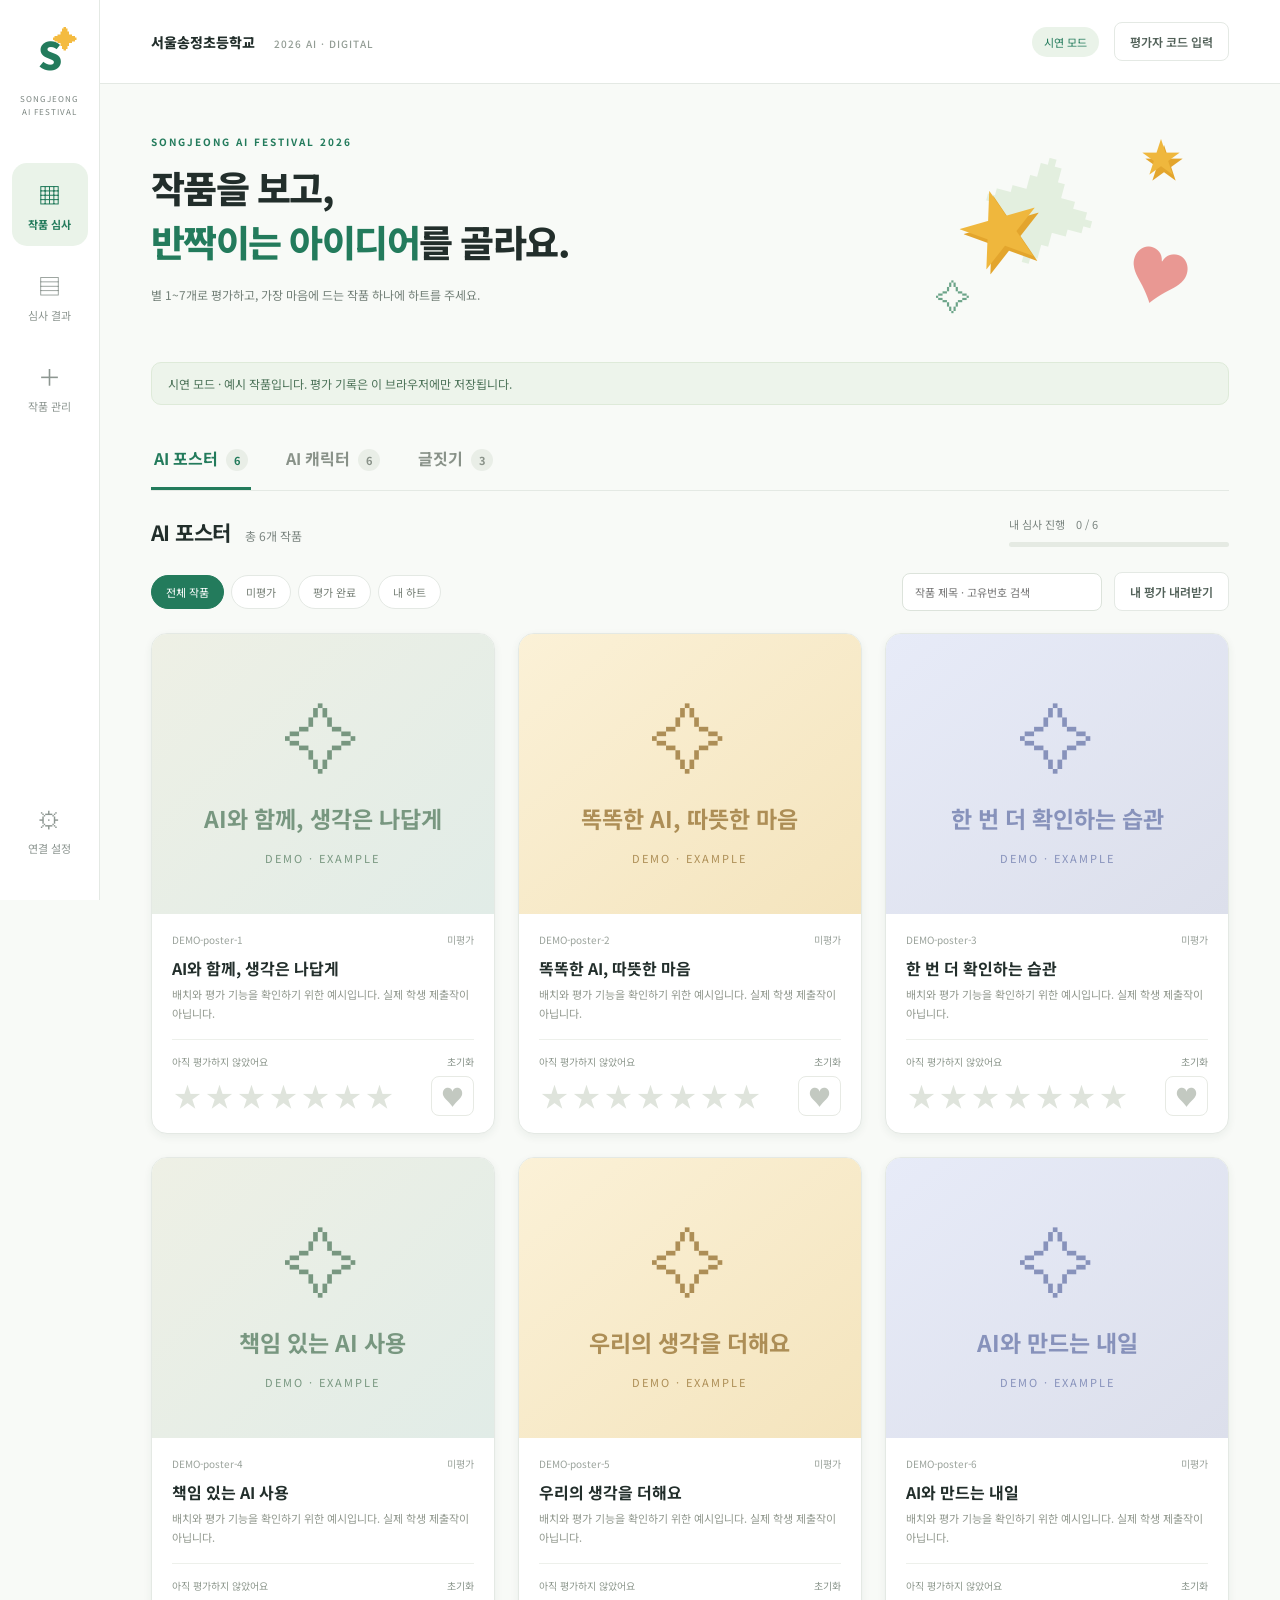
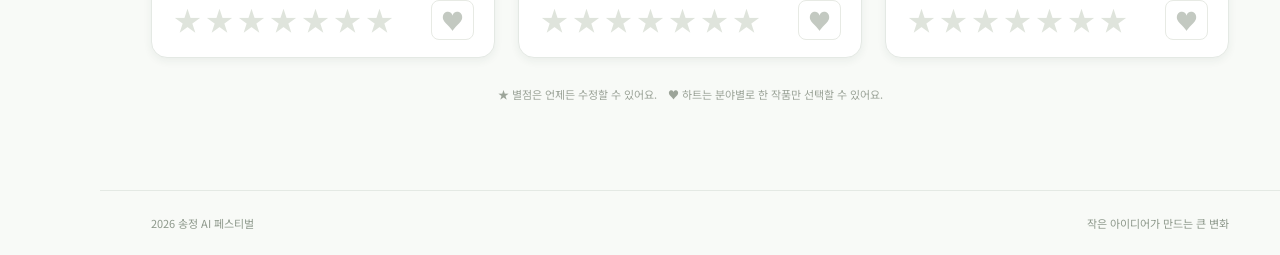
<file: index.html>
<!doctype html><html lang="ko"><head><meta charset="UTF-8"><meta name="viewport" content="width=device-width,initial-scale=1"><meta name="referrer" content="no-referrer"><title>송정 AI 페스티벌 | 작품 심사</title><style>@import url('https://fonts.googleapis.com/css2?family=Noto+Sans+KR:wght@400;500;600;700;800;900&display=swap');
:root{--ink:#222e2b;--muted:#7b8580;--green:#237b5c;--line:#e4e9e4;--bg:#f8faf7;--yellow:#f4bb40}*{box-sizing:border-box}body{margin:0;background:var(--bg);color:var(--ink);font-family:'Noto Sans KR',sans-serif;font-size:14px}button,input,textarea,select{font:inherit}button{cursor:pointer}button:disabled{opacity:.45;cursor:not-allowed}button:focus-visible,input:focus-visible,textarea:focus-visible,a:focus-visible{outline:3px solid #23895c;outline-offset:3px}.rail{position:fixed;inset:0 auto 0 0;width:100px;background:#fff;border-right:1px solid var(--line);display:flex;align-items:center;flex-direction:column;padding:26px 8px;z-index:3}.brand{font-size:38px;font-weight:900;position:relative;color:var(--green)}.brand span{color:var(--yellow);font-size:24px;position:absolute;right:-15px;top:-5px}.rail-label{font-size:8px;letter-spacing:1px;text-align:center;line-height:1.6;margin:12px 0 40px;color:var(--muted)}.nav{border:0;background:none;width:76px;padding:14px 0;border-radius:15px;margin:4px 0;font-size:23px;color:#8d9691}.nav small{display:block;font-size:11px;margin-top:5px}.nav.active{color:var(--green);background:#eaf3e9;font-weight:700}.bottom{margin-top:auto}.shell{margin-left:100px}header{height:84px;border-bottom:1px solid var(--line);display:flex;align-items:center;justify-content:space-between;padding:0 4.3%;background:#fff}.school{font-weight:800}.school span{font-weight:500;color:#929c94;font-size:10px;letter-spacing:1px;margin-left:15px}.account{display:flex;align-items:center;gap:15px}.pill{background:#eaf3e9;color:var(--green);font-size:11px;border-radius:20px;padding:7px 12px}main{max-width:1500px;margin:auto;padding:0 4.3% 60px}.hero{min-height:278px;display:flex;align-items:center;justify-content:space-between;padding:30px 28px 24px 0}.eyebrow{font-size:10px;letter-spacing:2px;color:var(--green);font-weight:700;margin-bottom:12px}h1{font-size:37px;line-height:1.45;letter-spacing:-1.5px;margin:0 0 16px;font-weight:800}h1 em{font-style:normal;color:var(--green)}p{line-height:1.8;color:#738078}.hero p{font-size:12px}.hero-art{width:270px;height:200px;position:relative;flex-shrink:0}.orb{position:absolute;font-size:115px;color:#e3efdf;left:55px;top:0;transform:rotate(15deg)}.star{position:absolute;color:#efb73d;text-shadow:3px 6px 0 #e3a52d}.s1{font-size:84px;left:25px;top:36px;transform:rotate(-16deg)}.s2{font-size:40px;right:20px;top:0}.heart{position:absolute;font-size:65px;color:#e99893;right:10px;bottom:5px;transform:rotate(17deg)}.tiny{position:absolute;bottom:5px;left:5px;color:#6ca489;font-size:35px}.notice{padding:12px 16px;background:#edf4eb;border:1px solid #deead9;border-radius:10px;font-size:12px;color:#4d7359;margin-bottom:24px}.tabs{display:flex;gap:32px;border-bottom:1px solid var(--line);margin-bottom:25px}.tab{border:0;border-bottom:3px solid transparent;background:none;padding:17px 3px;color:#899289;font-weight:700;font-size:16px}.tab.active{border-bottom-color:var(--green);color:var(--green)}.tab span{font-size:11px;background:#e9eee7;border-radius:20px;padding:3px 8px;margin-left:8px}.summary{display:flex;justify-content:space-between;align-items:center;margin-bottom:25px}.summary b{font-size:21px;letter-spacing:-.5px}.summary #count{font-size:12px;color:var(--muted);margin-left:14px}.progress-area{width:220px;font-size:11px;color:var(--muted)}.track{height:5px;background:#e5eae3;margin-top:10px;border-radius:3px;overflow:hidden}.track i{height:100%;background:var(--green);display:block}.toolbar{display:flex;gap:12px;align-items:center;margin-bottom:22px;flex-wrap:wrap}.filters{display:flex;gap:7px;margin-right:auto}.chip{border:1px solid var(--line);padding:8px 14px;border-radius:22px;background:#fff;color:#788178;font-size:11px}.chip.active{background:var(--green);color:#fff;border-color:var(--green)}input,select,textarea{border:1px solid #dce3db;border-radius:8px;background:white;padding:10px 12px;max-width:100%;color:var(--ink)}#search{font-size:11px;width:200px}.primary,.secondary,.file-button{border:1px solid var(--line);border-radius:8px;padding:10px 15px;font-size:12px;font-weight:600;background:white;color:#526159}.primary{background:var(--green);border-color:var(--green);color:#fff}.grid{display:grid;grid-template-columns:repeat(3,minmax(0,1fr));gap:23px}.card{border:1px solid var(--line);border-radius:16px;background:white;overflow:hidden;box-shadow:0 3px 8px #203a2910;transition:transform .15s}.card:hover{transform:translateY(-2px)}.preview{width:100%;height:280px;background:#eff2ec;border:0;position:relative;padding:0;display:block;overflow:hidden}.preview img,.preview iframe{width:100%;height:100%;object-fit:contain;border:0;pointer-events:none}.preview .pdf-label{position:absolute;bottom:10px;right:10px;background:#fff;padding:5px 8px;border-radius:6px;font-size:10px}.placeholder{display:grid;place-content:center;text-align:center;height:100%;background:linear-gradient(135deg,#eef0e5,#e1ece7);color:#789780}.placeholder .glyph{font-size:75px}.placeholder strong{font-size:23px;margin-top:10px;white-space:pre-line}.placeholder span{font-size:11px;letter-spacing:2px;margin-top:15px}.card:nth-child(3n+2) .placeholder{background:linear-gradient(140deg,#fbf1d7,#f4e4bd);color:#ad8e56}.card:nth-child(3n) .placeholder{background:linear-gradient(140deg,#e7ebf8,#dcdfeb);color:#8792bb}.card-content{padding:18px 20px 17px}.work-meta{display:flex;justify-content:space-between;align-items:center;font-size:10px;color:#9ba39c}.rated-label{color:var(--green);background:#eef6ed;border-radius:5px;padding:3px 6px}.card h3{font-size:16px;margin:9px 0 5px;white-space:nowrap;overflow:hidden;text-overflow:ellipsis}.desc{font-size:11px;color:#92998f;line-height:1.7;height:38px;overflow:hidden;margin:0 0 16px;display:-webkit-box;-webkit-line-clamp:2;-webkit-box-orient:vertical}.rating{border-top:1px solid #edf0eb;padding-top:14px}.rating-top{display:flex;justify-content:space-between;align-items:center;margin-bottom:7px;font-size:10px;color:#8f998f}.stars{display:flex;align-items:center;gap:1px}.star-btn{font-size:27px;line-height:1.2;border:0;background:none;padding:2px;color:#dfe4dc}.star-btn.selected,.star-btn:hover{color:var(--yellow)}.heart-btn{margin-left:auto;border:1px solid #e7eae4;border-radius:8px;background:#fff;color:#c3c9c1;font-size:23px;padding:2px 9px}.heart-btn.selected{background:#fff1ef;color:#df7874;border-color:#f1ceca}.clear{background:none;border:0;color:#8a958c;font-size:10px;padding:0}.footnote{text-align:center;font-size:11px;color:#9ca499;margin:28px 0}.section-heading{display:flex;justify-content:space-between;align-items:center}.section-heading p{font-size:12px}.panel{padding:24px;background:white;border:1px solid var(--line);border-radius:14px;margin:20px 0}.manage-grid{display:grid;grid-template-columns:1fr 1fr;gap:20px}label{display:block;font-size:12px;color:#637067;margin:15px 0}label input,label select,label textarea{display:block;width:100%;margin-top:7px}.file-button{display:inline-block;cursor:pointer;margin-left:6px}.file-button input{display:none}.hint{font-size:11px;color:#8a9489}.manage-row{display:flex;gap:14px;align-items:center;border-bottom:1px solid var(--line);padding:12px 0}.manage-row span{flex:1}.danger{color:#bd6157}.empty{padding:60px 20px;text-align:center;border:1px dashed #d9e2d6;border-radius:12px;grid-column:1/-1;color:#8b978d}table{width:100%;border-collapse:collapse;font-size:12px}th,td{padding:15px 10px;text-align:left;border-bottom:1px solid var(--line)}th{color:#839080;font-weight:500}td:first-child{font-weight:800;color:var(--green)}.table-wrap{overflow:auto}.warning{background:#fff4df;color:#9c742c;padding:12px;border-radius:7px;font-size:12px}footer{border-top:1px solid var(--line);padding:24px 4.3%;font-size:11px;color:#8e998c}footer span{float:right}dialog{border:1px solid var(--line);border-radius:18px;padding:25px;max-width:95vw;max-height:94vh;width:1100px;color:var(--ink);box-shadow:0 20px 90px #0d261d40}dialog::backdrop{background:#152e2477;backdrop-filter:blur(4px)}.viewer-head{display:flex;align-items:center;justify-content:space-between;margin-bottom:20px}.viewer-head h2{font-size:20px;margin:5px 0}#viewId{font-size:11px;color:var(--muted)}.viewer-body{display:grid;grid-template-columns:7fr 3fr;gap:25px;min-height:55vh}#viewMedia{background:#f0f3ec;overflow:auto;display:grid;place-items:center}#viewMedia img{max-width:100%;max-height:65vh;object-fit:contain}#viewMedia iframe{width:100%;height:65vh;border:0}.viewer-body aside{padding:8px}#viewDescription{white-space:pre-wrap;font-size:13px}.viewer-foot{display:flex;justify-content:space-between;margin-top:20px}#settings{width:620px}#firebaseInput{width:100%;margin-bottom:15px}#toast{position:fixed;bottom:30px;left:50%;transform:translateX(-50%);background:#1d4838;color:white;border-radius:10px;padding:13px 24px;display:none;z-index:10;font-size:13px}[hidden]{display:none!important}@media(min-width:1500px){.preview{height:340px}}@media(max-width:1100px){.grid{grid-template-columns:repeat(2,minmax(0,1fr))}.hero-art{width:180px}h1{font-size:31px}.school span{display:none}}@media(max-width:700px){.rail{width:64px;padding:15px 3px}.brand{font-size:30px}.rail-label{font-size:6px}.nav{width:54px;font-size:20px}.nav small{font-size:9px}.shell{margin-left:64px}header{height:68px;padding:0 16px}.school{font-size:11px}.account{gap:5px}.account button{font-size:10px;padding:7px}.pill{font-size:9px;padding:5px}.hero-art{display:none}.hero{min-height:240px}h1{font-size:28px}.hero p{font-size:11px}.grid{grid-template-columns:1fr}.tabs{gap:16px}.tab{font-size:13px}.tab span{margin-left:4px;padding:2px 5px}.summary{display:block}.progress-area{margin-top:16px;width:100%}.summary b{font-size:18px}.manage-grid{grid-template-columns:1fr}.viewer-body{grid-template-columns:1fr}.preview{height:320px}.section-heading{display:block}footer span{display:none}.toolbar #search{width:100%}.filters{gap:4px}.chip{padding:7px 10px}dialog{padding:16px}.stars{gap:3px}.star-btn{font-size:29px}}
</style></head><body>
<aside class="rail"><div class="brand">S<span>✦</span></div><div class="rail-label">SONGJEONG<br>AI FESTIVAL</div><button id="galleryNav" class="nav active">▦<small>작품 심사</small></button><button id="resultsNav" class="nav">▤<small>심사 결과</small></button><button id="manageNav" class="nav">＋<small>작품 관리</small></button><button id="settingsNav" class="nav bottom">⚙<small>연결 설정</small></button></aside>
<div class="shell"><header><div class="school">서울송정초등학교 <span>2026 AI · DIGITAL</span></div><div class="account"><span id="mode" class="pill">시연 모드</span><button id="loginBtn" class="secondary">평가자 코드 입력</button></div></header><main>
<section class="hero"><div><div class="eyebrow">SONGJEONG AI FESTIVAL 2026</div><h1>작품을 보고,<br><em>반짝이는 아이디어</em>를 골라요.</h1><p>별 1~7개로 평가하고, 가장 마음에 드는 작품 하나에 하트를 주세요.</p></div><div class="hero-art" aria-hidden="true"><span class="orb">✦</span><span class="star s1">★</span><span class="star s2">★</span><span class="heart">♥</span><span class="tiny">✧</span></div></section>
<div id="notice" class="notice">시연 모드 · 예시 작품입니다. 평가 기록은 이 브라우저에만 저장됩니다.</div>
<section id="gallery"><div class="tabs" role="tablist" aria-label="공모 분야"></div><div class="summary"><div><b id="categoryTitle"></b><span id="count"></span></div><div class="progress-area"><span id="progressText"></span><div class="track"><i id="progressBar"></i></div></div></div><div class="toolbar"><div class="filters"><button data-filter="all" class="chip active">전체 작품</button><button data-filter="unrated" class="chip">미평가</button><button data-filter="rated" class="chip">평가 완료</button><button data-filter="heart" class="chip">내 하트</button></div><input id="search" placeholder="작품 제목 · 고유번호 검색" aria-label="작품 검색"><button id="exportMine" class="secondary">내 평가 내려받기</button></div><div id="grid" class="grid"></div><div class="footnote">★ 별점은 언제든 수정할 수 있어요.　♥ 하트는 분야별로 한 작품만 선택할 수 있어요.</div></section>
<section id="results" hidden><div class="section-heading"><div><h2>심사 결과</h2><p>별 합계 → 하트 수 순서로 비교합니다. 모든 평가자의 평가가 완료되어야 확정할 수 있습니다.</p></div><button id="exportResults" class="primary">결과 CSV 내려받기</button></div><div id="resultContent"></div></section>
<section id="manage" hidden><h2>작품 관리</h2><p>시연 모드의 작품은 이 브라우저에 보관됩니다. Google 웹앱에서는 Drive에 비공개 저장하고 평가자에게 자동 표시합니다.</p><div class="manage-grid"><div class="panel"><h3>작품 등록</h3><form id="workForm"><label>분야<select name="category"><option value="poster">AI 포스터</option><option value="character">AI 캐릭터</option><option value="writing">글짓기</option></select></label><label>고유번호<input name="id" required placeholder="예: P-001 (추가 제출에도 동일 번호 사용)" pattern="[A-Za-z0-9_-]{1,64}"></label><label>작품 제목<input name="title" required maxlength="150"></label><label>작품 설명<textarea name="description" maxlength="3000" rows="3"></textarea></label><label>작품 파일 · PNG / JPEG / PDF<input name="asset" type="file" accept="image/png,image/jpeg,application/pdf" required></label><button class="primary">등록 / 수정</button></form></div><div class="panel"><h3>작품 묶음</h3><p>동일한 묶음을 불러오면 평가자 모두 같은 작품을 평가할 수 있습니다. Google 연결 모드에서는 작품을 Drive에 저장합니다.</p><button id="packExport" class="primary">작품 묶음 내려받기</button><label class="file-button">작품 묶음 불러오기<input id="packImport" type="file" accept=".json,application/json"></label><p class="hint">이미 등록된 고유번호는 갱신합니다. 변경된 작품은 기존 점수를 무효화하고 재평가를 요청합니다.</p><h3>Tally CSV 가져오기</h3><p>CSV 열을 선택해 제목·설명을 가져온 뒤 원본 이미지나 PDF를 연결하세요.</p><input id="csvImport" type="file" accept=".csv,text/csv"><div id="csvMapping"></div><button id="demoToggle" class="secondary">시연 작품 표시 전환</button></div></div><div id="manageList" class="panel"></div></section>
</main><footer>2026 송정 AI 페스티벌 <span>작은 아이디어가 만드는 큰 변화</span></footer></div>
<dialog id="viewer"><div class="viewer-head"><div><span id="viewId"></span><h2 id="viewTitle"></h2></div><button id="closeViewer" class="secondary">닫기 ✕</button></div><div class="viewer-body"><div id="viewMedia"></div><aside><p id="viewDescription"></p><div id="viewRating"></div><p class="hint">PDF는 뷰어에서 페이지를 이동하고 확대할 수 있습니다.</p><button id="openAsset" class="secondary">원본 새 창에서 열기</button></aside></div><div class="viewer-foot"><button id="previousWork" class="secondary">← 이전 작품</button><button id="nextWork" class="primary">다음 작품 →</button></div></dialog>
<dialog id="settings"><div class="viewer-head"><h2>Google 웹앱 연결</h2><button id="closeSettings" class="secondary">닫기</button></div><p>Google Apps Script로 배포된 웹앱에서 평가자 코드를 입력하면 작품과 평가 기록이 자동 연결됩니다.</p><label>평가자 코드<input id="judgeCode" type="password" autocomplete="off"></label><button id="connectGoogle" class="primary">평가자 코드로 연결</button><p class="hint">관리자가 발급한 평가자 코드를 입력하세요. 별도의 Firebase 설정이나 유료 요금제는 필요하지 않습니다.</p><div id="inviteArea" hidden><h3>평가자 초대</h3><label>평가자 이름<input id="inviteEmail" type="text"></label><button id="inviteBtn" class="secondary">평가자 코드 발급</button><button id="publishManifest" class="primary">접수 마감 / 다시 열기</button><p class="hint">접수가 열려 있으면 작품을 계속 추가할 수 있습니다. 작품이 수정되면 기존 평가가 재검토 대상으로 바뀝니다.</p></div></dialog><div id="toast" role="status" aria-live="polite"></div><script>const CATEGORIES = {poster:'AI 포스터',character:'AI 캐릭터',writing:'글짓기'};
function validateWork(w){if(!w||! /^[A-Za-z0-9_-]{1,64}$/.test(w.id)||!Object.hasOwn(CATEGORIES,w.category)||typeof w.title!=='string'||!w.title.trim()||w.title.length>150)throw Error('고유번호·분야·제목을 확인하세요.');if(w.asset&&!/^data:(image\/(png|jpeg)|application\/pdf);base64,[A-Za-z0-9+/=\r\n]+$/.test(w.asset))throw Error('PNG, JPEG, PDF만 등록할 수 있습니다.');if((w.description||'').length>3000)throw Error('설명은 3,000자 이하로 입력하세요.');return w;}
function rankWorks(works,judges){const rows=works.map(w=>{let sum=0,hearts=0,count=0;for(const j of judges){const r=j.ratings?.[w.id];if(r?.revision===w.revision&&Number.isInteger(r.score)&&r.score>=1&&r.score<=7){sum+=r.score;count++;if(j.hearts?.[w.category]===w.id)hearts++;}}return {id:w.id,title:w.title,category:w.category,sum,hearts,count,complete:judges.length>0&&count===judges.length};}).sort((a,b)=>b.sum-a.sum||b.hearts-a.hearts||a.id.localeCompare(b.id));let rank=0;rows.forEach((r,i)=>{if(i===0||r.sum!==rows[i-1].sum||r.hearts!==rows[i-1].hearts)rank=i+1;r.rank=rank;});return rows;}
function parseCSV(text){const rows=[];let row=[],field='',quoted=false;for(let i=0;i<text.length;i++){const c=text[i];if(c==='"'){if(quoted&&text[i+1]==='"'){field+='"';i++;}else quoted=!quoted;}else if(c===','&&!quoted){row.push(field);field='';}else if((c==='\n'||c==='\r')&&!quoted){if(c==='\r'&&text[i+1]==='\n')i++;row.push(field);if(row.some(Boolean))rows.push(row);row=[];field='';}else field+=c;}if(quoted)throw Error('CSV 따옴표 형식을 확인하세요.');row.push(field);if(row.some(Boolean))rows.push(row);if(rows[0])rows[0][0]=rows[0][0].replace(/^\uFEFF/,'');return rows;}
function csvCell(v){let s=String(v??'');if(/^[\s]*[=+@-]/.test(s))s="'"+s;return '"'+s.replaceAll('"','""')+'"';}

const $=s=>document.querySelector(s), $$=s=>[...document.querySelectorAll(s)];
const real=typeof google!=='undefined'&&!!google.script?.run;
const state={category:'poster',filter:'all',query:'',works:[],ratings:{},hearts:{},role:'admin',token:sessionStorage.getItem('sjJudge')||'',closed:false,viewer:null,results:[],isDemo:true,showDemo:localStorage.getItem('sjDemo')!=='off'};
const demoTitles={poster:['AI와 함께, 생각은 나답게','똑똑한 AI, 따뜻한 마음','한 번 더 확인하는 습관','책임 있는 AI 사용','우리의 생각을 더해요','AI와 만드는 내일'],character:['송이봇','반짝이','생각나무','코딩구름','모아','에이아이 친구'],writing:['내 친구 AI에게','미래 교실의 하루','생각하는 힘']};
const demos=Object.entries(demoTitles).flatMap(([category,titles])=>titles.map((title,i)=>({id:`DEMO-${category}-${i+1}`,title,category,description:'배치와 평가 기능을 확인하기 위한 예시입니다. 실제 학생 제출작이 아닙니다.',revision:'demo-1',demo:true})));
function toast(s){$('#toast').textContent=s;$('#toast').style.display='block';clearTimeout(toast.timer);toast.timer=setTimeout(()=>$('#toast').style.display='none',3500);}
function el(tag,cls,text){const e=document.createElement(tag);if(cls)e.className=cls;if(text!==undefined)e.textContent=text;return e;}
function rpc(name,...args){return new Promise((resolve,reject)=>google.script.run.withSuccessHandler(resolve).withFailureHandler(e=>reject(Error(e.message||String(e))))[name](state.token,...args));}
let db;const dbReady=new Promise((resolve,reject)=>{const req=indexedDB.open('songjeong-judging',1);req.onupgradeneeded=()=>req.result.createObjectStore('works',{keyPath:'id'});req.onsuccess=()=>{db=req.result;resolve();};req.onerror=()=>reject(req.error);});
async function localWorks(){await dbReady;return new Promise((resolve,reject)=>{const q=db.transaction('works').objectStore('works').getAll();q.onsuccess=()=>resolve(q.result);q.onerror=()=>reject(q.error);});}
async function putLocal(w){await dbReady;return new Promise((resolve,reject)=>{const t=db.transaction('works','readwrite');t.objectStore('works').put(w);t.oncomplete=resolve;t.onerror=()=>reject(t.error);});}
function available(){return state.works.filter(w=>!w.disabled).filter(w=>state.showDemo||!w.demo);}
function visible(){return available().filter(w=>w.category===state.category).filter(w=>{const rated=score(w)>0;return(state.filter==='all'||state.filter==='unrated'&&!rated||state.filter==='rated'&&rated||state.filter==='heart'&&state.hearts[w.category]===w.id)&&(!state.query||`${w.title} ${w.id}`.toLowerCase().includes(state.query));});}
function score(w){return state.ratings[w.id]?.revision===w.revision?state.ratings[w.id].score:0;}
async function refresh(){if(real){const data=await rpc('getBootstrap');Object.assign(state,data);state.isDemo=false;state.showDemo=false;}else{const works=await localWorks();state.works=[...demos,...works];const saved=JSON.parse(localStorage.getItem('sjRatings')||'{}');state.ratings=saved.ratings||{};state.hearts=saved.hearts||{};}render();}
function persist(){localStorage.setItem('sjRatings',JSON.stringify({ratings:state.ratings,hearts:state.hearts}));}
const queues=new Map();function serial(key,fn){const next=(queues.get(key)||Promise.resolve()).catch(()=>{}).then(fn);queues.set(key,next);return next;}
async function rate(w,n){if(real&&state.role==='admin')return toast('심사하려면 별도의 평가자 코드를 발급받아 사용하세요.');return serial(w.id,async()=>{try{if(real)await rpc('setScore',w.id,n,w.revision);if(n)state.ratings[w.id]={score:n,revision:w.revision};else{delete state.ratings[w.id];if(state.hearts[w.category]===w.id)delete state.hearts[w.category];}if(!real)persist();render();toast(real?'평가 저장 완료':'시연 평가 저장 완료 · 이 브라우저');}catch(e){toast('저장 실패: '+e.message);}});}
async function heart(w){return serial('heart-'+w.category,async()=>{if(!score(w))return toast('먼저 별점을 선택해 주세요.');const id=state.hearts[w.category]===w.id?'':w.id;try{if(real)await rpc('setHeart',w.category,id,w.revision);if(id)state.hearts[w.category]=id;else delete state.hearts[w.category];if(!real)persist();render();toast(id?'이 분야의 최고 작품을 선택했어요.':'하트를 해제했어요.');}catch(e){toast('저장 실패: '+e.message);}});}
function rating(w){const box=el('div','rating');const top=el('div','rating-top');top.append(el('span','',score(w)?`${score(w)} / 7점`:'아직 평가하지 않았어요'));const clear=el('button','clear','초기화');clear.onclick=()=>rate(w,0);top.append(clear);const stars=el('div','stars');stars.setAttribute('role','group');stars.setAttribute('aria-label',`${w.title} 별점`);for(let i=1;i<=7;i++){const b=el('button','star-btn'+(i<=score(w)?' selected':''),'★');b.setAttribute('aria-label',`${i}점`);b.setAttribute('aria-pressed',String(score(w)===i));b.onclick=()=>rate(w,i);stars.append(b);}const h=el('button','heart-btn'+(state.hearts[w.category]===w.id?' selected':''),'♥');h.setAttribute('aria-label','분야별 최고 작품');h.setAttribute('aria-pressed',String(state.hearts[w.category]===w.id));h.onclick=()=>heart(w);stars.append(h);box.append(top,stars);return box;}
function placeholder(w){const p=el('div','placeholder');p.append(el('div','glyph',w.category==='character'?'✦':w.category==='writing'?'▤':'✧'),el('strong','',w.title),el('span','',w.demo?'DEMO · EXAMPLE':'작품 파일 연결 필요'));return p;}
const assetCache=new Map();async function getAsset(w){if(w.asset)return w.asset;if(assetCache.has(w.id+':'+w.revision))return assetCache.get(w.id+':'+w.revision);if(real&&w.fileId){const data=await rpc('getAsset',w.id);assetCache.set(w.id+':'+w.revision,data);return data;}return '';}
function makeMedia(w,src){if(/^data:application\/pdf/.test(src)){const f=el('iframe');f.src=src+'#page=1&toolbar=1';f.title=w.title;return f;}const img=el('img');img.src=src;img.alt=w.title;img.loading='lazy';return img;}
const assetQueue=[];let loading=0;function loadPreview(w,preview){assetQueue.push(async()=>{try{const src=await getAsset(w);if(src&&preview.isConnected){preview.replaceChildren(makeMedia(w,src));if(src.startsWith('data:application/pdf'))preview.append(el('span','pdf-label','PDF · 눌러서 읽기'));}}catch{if(preview.isConnected)preview.replaceChildren(el('span','','미리보기 실패 · 클릭하여 다시 열기'));}});pump();}function pump(){while(loading<3&&assetQueue.length){loading++;assetQueue.shift()().finally(()=>{loading--;pump();});}}
function render(){const works=available();$('.tabs').replaceChildren();for(const [k,name] of Object.entries(CATEGORIES)){const b=el('button','tab'+(k===state.category?' active':''),name);b.setAttribute('role','tab');b.setAttribute('aria-selected',String(k===state.category));b.append(el('span','',works.filter(w=>w.category===k).length));b.onclick=()=>{state.category=k;render();};$('.tabs').append(b);}const cat=works.filter(w=>w.category===state.category),done=cat.filter(w=>score(w)).length;$('#categoryTitle').textContent=CATEGORIES[state.category];$('#count').textContent=`총 ${cat.length}개 작품`;$('#progressText').textContent=`내 심사 진행　${done} / ${cat.length}`;$('#progressBar').style.width=`${cat.length?done/cat.length*100:0}%`;$$('[data-filter]').forEach(b=>b.classList.toggle('active',b.dataset.filter===state.filter));$('#grid').replaceChildren();assetQueue.length=0;for(const w of visible()){const card=el('article','card');const preview=el('button','preview');preview.setAttribute('aria-label',w.title+' 확대');preview.append(placeholder(w));preview.onclick=()=>openWork(w);if(w.asset||w.fileId)loadPreview(w,preview);const body=el('div','card-content'),meta=el('div','work-meta');meta.append(el('span','',w.id),el('span',score(w)?'rated-label':'',score(w)?'평가 완료':'미평가'));body.append(meta,el('h3','',w.title),el('p','desc',w.description||'작품을 눌러 자세히 확인하세요.'),rating(w));card.append(preview,body);$('#grid').append(card);}if(!visible().length)$('#grid').append(el('div','empty','해당하는 작품이 없습니다.'));$('#mode').textContent=real?'Google 연결됨':'시연 모드';$('#loginBtn').textContent=real?'평가자 변경':'평가자 코드 입력';$('#notice').textContent=real?`${state.name} 님 · 평가 기록을 Google Sheets에 저장합니다. ${state.closed?'접수 마감':'접수 중 · 작품 추가 가능'}`:'시연 모드 · 예시 작품입니다. 평가 기록은 이 브라우저에만 저장됩니다.';$('#manageNav').hidden=state.role!=='admin';$('#resultsNav').hidden=state.role!=='admin';$('#inviteArea').hidden=!real||state.role!=='admin';if(state.viewer){const w=works.find(x=>x.id===state.viewer);if(w)$('#viewRating').replaceChildren(rating(w));}}
async function openWork(w){state.viewer=w.id;$('#viewId').textContent=w.id;$('#viewTitle').textContent=w.title;$('#viewDescription').textContent=w.description||'';$('#viewMedia').replaceChildren(placeholder(w));$('#viewRating').replaceChildren(rating(w));if(!$('#viewer').open)$('#viewer').showModal();try{const src=await getAsset(w);if(state.viewer!==w.id)return;if(src)$('#viewMedia').replaceChildren(makeMedia(w,src));$('#openAsset').disabled=!src;$('#openAsset').onclick=()=>{const blob=dataBlob(src),url=URL.createObjectURL(blob);window.open(url,'_blank','noopener');setTimeout(()=>URL.revokeObjectURL(url),60000);};}catch(e){toast('작품 열기 실패: '+e.message);}}
function dataBlob(src){const [head,body]=src.split(',');const a=atob(body),bytes=Uint8Array.from(a,c=>c.charCodeAt(0));return new Blob([bytes],{type:head.match(/data:([^;]+)/)[1]});}
function download(name,content,type='application/json'){const url=URL.createObjectURL(new Blob([content],{type}));const a=el('a');a.href=url;a.download=name;a.click();setTimeout(()=>URL.revokeObjectURL(url),5000);}
async function digest(w){const data=new TextEncoder().encode(JSON.stringify([w.title,w.description||'',w.asset||'',w.category]));const bytes=await crypto.subtle.digest('SHA-256',data);return [...new Uint8Array(bytes)].map(x=>x.toString(16).padStart(2,'0')).join('');}
async function saveWork(w){validateWork(w);w.revision=await digest(w);if(real)await rpc('saveWork',w);else await putLocal(w);}
async function manage(){if(state.role!=='admin')return;const list=$('#manageList');list.replaceChildren(el('h3','','등록된 작품'));for(const w of state.works.filter(w=>!w.demo)){const row=el('div','manage-row');row.append(el('b','',w.id),el('span','',`${CATEGORIES[w.category]} · ${w.title}`));const edit=el('button','secondary','수정');edit.onclick=()=>{const f=$('#workForm');f.elements.id.value=w.id;f.elements.title.value=w.title;f.elements.description.value=w.description||'';f.elements.category.value=w.category;toast('수정 후 파일을 다시 선택해 주세요.');};row.append(edit);list.append(row);}}
let resultRows=[];async function showResults(){if(state.role!=='admin')return;try{const judges=real?await rpc('getAllReviews'):[{name:'시연 평가자',ratings:state.ratings,hearts:state.hearts}];const box=$('#resultContent');box.replaceChildren();resultRows=[];for(const [cat,name]of Object.entries(CATEGORIES)){const works=available().filter(w=>w.category===cat),rows=rankWorks(works,judges);resultRows.push(...rows);const complete=rows.length>0&&rows.every(r=>r.complete)&&state.closed;const panel=el('div','panel');panel.append(el('h3','',name),el('p',complete?'':'warning',complete?'모든 평가 완료 · 별 합계와 하트로 순위를 확인하세요.':`임시 순위 · 평가자 ${judges.length}명. ${!state.closed?'접수가 아직 열려 있습니다. ':''}미완료 평가가 있으면 최종 순위를 확정하지 마세요.`));const wrap=el('div','table-wrap'),table=el('table'),head=el('tr');['순위','작품','별 합계','하트','평가 인원'].forEach(x=>head.append(el('th','',x)));table.append(head);rows.forEach(r=>{const tr=el('tr');[r.rank,r.title,r.sum,r.hearts,`${r.count}/${judges.length}`].forEach(x=>tr.append(el('td','',x)));table.append(tr);});wrap.append(table);panel.append(wrap);box.append(panel);}}catch(e){toast(e.message);}}
function showPage(name){for(const id of ['gallery','results','manage'])$('#'+id).hidden=id!==name;for(const id of ['galleryNav','resultsNav','manageNav'])$('#'+id).classList.toggle('active',id===name+'Nav');if(name==='results')showResults();if(name==='manage')manage();}
$('#galleryNav').onclick=()=>showPage('gallery');$('#resultsNav').onclick=()=>showPage('results');$('#manageNav').onclick=()=>showPage('manage');$('#settingsNav').onclick=$('#loginBtn').onclick=()=>$('#settings').showModal();$('#closeSettings').onclick=()=>$('#settings').close();$('#closeViewer').onclick=()=>{$('#viewer').close();state.viewer=null;};$('#viewer').addEventListener('close',()=>state.viewer=null);
$$('[data-filter]').forEach(b=>b.onclick=()=>{state.filter=b.dataset.filter;render();});$('#search').oninput=e=>{state.query=e.target.value.trim().toLowerCase();render();};
for(const [id,delta]of [['previousWork',-1],['nextWork',1]])$('#'+id).onclick=()=>{const a=visible(),i=a.findIndex(w=>w.id===state.viewer);if(a.length)openWork(a[(i+delta+a.length)%a.length]);};
$('#exportMine').onclick=()=>download('내_심사기록.json',JSON.stringify({exportedAt:new Date().toISOString(),name:state.name||'시연',ratings:state.ratings,hearts:state.hearts},null,2));
$('#exportResults').onclick=()=>{const data=[['분야','순위','고유번호','작품 제목','별 합계','하트','평가 인원','평가 완료'],...resultRows.map(r=>[CATEGORIES[r.category],r.rank,r.id,r.title,r.sum,r.hearts,r.count,r.complete?'완료':'미완료'])];download('송정_AI_심사결과.csv','\uFEFF'+data.map(row=>row.map(csvCell).join(',')).join('\r\n'),'text/csv;charset=utf-8');};
$('#workForm').onsubmit=async e=>{e.preventDefault();const b=e.submitter;b.disabled=true;try{const f=e.target,file=f.elements.asset.files[0];if(!file||file.size>12*1024*1024)throw Error('파일은 12MB 이하로 준비하세요.');const asset=await new Promise((resolve,reject)=>{const r=new FileReader();r.onload=()=>resolve(r.result);r.onerror=()=>reject(r.error);r.readAsDataURL(file);});await saveWork({id:f.elements.id.value.trim(),title:f.elements.title.value.trim(),description:f.elements.description.value,category:f.elements.category.value,asset});await refresh();manage();f.reset();toast('작품을 등록했어요.');}catch(e){toast(e.message);}finally{b.disabled=false;}};
$('#demoToggle').onclick=()=>{state.showDemo=!state.showDemo;localStorage.setItem('sjDemo',state.showDemo?'on':'off');render();};
$('#packExport').onclick=async()=>{try{const works=[];for(const w of state.works.filter(x=>!x.demo)){works.push({...w,asset:await getAsset(w)});}download('송정_AI_작품묶음.json',JSON.stringify({format:'songjeong-artworks-v1',works}));}catch(e){toast(e.message);}};
$('#packImport').onchange=async e=>{try{const f=e.target.files[0];if(!f)return;if(f.size>160*1024*1024)throw Error('묶음 파일은 160MB 이하로 나누어 주세요.');const pack=JSON.parse(await f.text());if(pack.format!=='songjeong-artworks-v1'||!Array.isArray(pack.works)||pack.works.length>500)throw Error('작품 묶음 형식이 다릅니다.');pack.works.forEach(validateWork);if(new Set(pack.works.map(w=>w.id)).size!==pack.works.length)throw Error('묶음 안에 중복 고유번호가 있습니다.');for(const w of pack.works)await saveWork(w);state.showDemo=false;localStorage.setItem('sjDemo','off');await refresh();manage();toast('작품 묶음을 불러왔어요.');}catch(e){toast(e.message);}finally{e.target.value='';}};
$('#csvImport').onchange=async e=>{try{const f=e.target.files[0];if(!f)return;const rows=parseCSV(await f.text());if(rows.length<2)throw Error('CSV에 응답이 없습니다.');const box=$('#csvMapping');box.replaceChildren();for(const [key,label] of [['id','고유번호 열 (Submission ID 권장)'],['title','작품 제목 열'],['description','설명 열'],['category','공모 분야 열']]){const l=el('label','',label),s=el('select');s.id='map-'+key;rows[0].forEach((h,i)=>{const o=el('option','',h);o.value=i;s.append(o);});l.append(s);box.append(l);}const b=el('button','primary','선택한 열로 가져오기');b.onclick=async()=>{try{const v=k=>Number($('#map-'+k).value);const staged=rows.slice(1).map(r=>{const c=r[v('category')]||'',category=/글|writing/i.test(c)?'writing':/캐릭터|character/i.test(c)?'character':/포스터|poster/i.test(c)?'poster':'';if(!category)throw Error('분야를 인식하지 못했습니다: '+c);return validateWork({id:(r[v('id')]||'').trim(),category,title:(r[v('title')]||'').trim(),description:r[v('description')]||''});});if(new Set(staged.map(w=>w.id)).size!==staged.length)throw Error('CSV에 같은 고유번호가 있습니다.');for(const w of staged){const existing=state.works.find(x=>x.id===w.id);if(existing?.asset)w.asset=existing.asset;else if(existing?.fileId)throw Error('기존 작품은 관리자 수정 버튼으로 갱신하세요.');await saveWork(w);}await refresh();manage();box.replaceChildren();toast('작품 정보를 가져왔어요. 수정 버튼으로 파일을 연결하세요.');}catch(e){toast(e.message);}};box.append(b);}catch(e){toast(e.message);}};
$('#connectGoogle').onclick=async()=>{if(!real)return toast('실제 연결은 Google Apps Script 웹앱에서 사용할 수 있어요.');const old=state.token;state.token=$('#judgeCode').value.trim();try{await refresh();sessionStorage.setItem('sjJudge',state.token);$('#judgeCode').value='';$('#settings').close();toast('평가자로 연결했어요.');}catch(e){state.token=old;toast(e.message);}};
$('#inviteBtn').onclick=async()=>{try{const code=await rpc('createJudge',$('#inviteEmail').value);prompt('평가자에게 이 코드를 따로 전달하세요. 다시 표시되지 않습니다.',code);}catch(e){toast(e.message);}};
$('#publishManifest').onclick=async()=>{try{await rpc('setClosed',!state.closed);await refresh();toast(state.closed?'접수를 마감했어요.':'접수를 다시 열었어요.');}catch(e){toast(e.message);}};
if(real&&!state.token){$('#notice').textContent='평가자 코드를 입력해 주세요.';$('#settings').showModal();}else refresh().catch(e=>{toast('불러오기 실패: '+e.message);if(real)$('#settings').showModal();});
</script></body></html>
</file>
